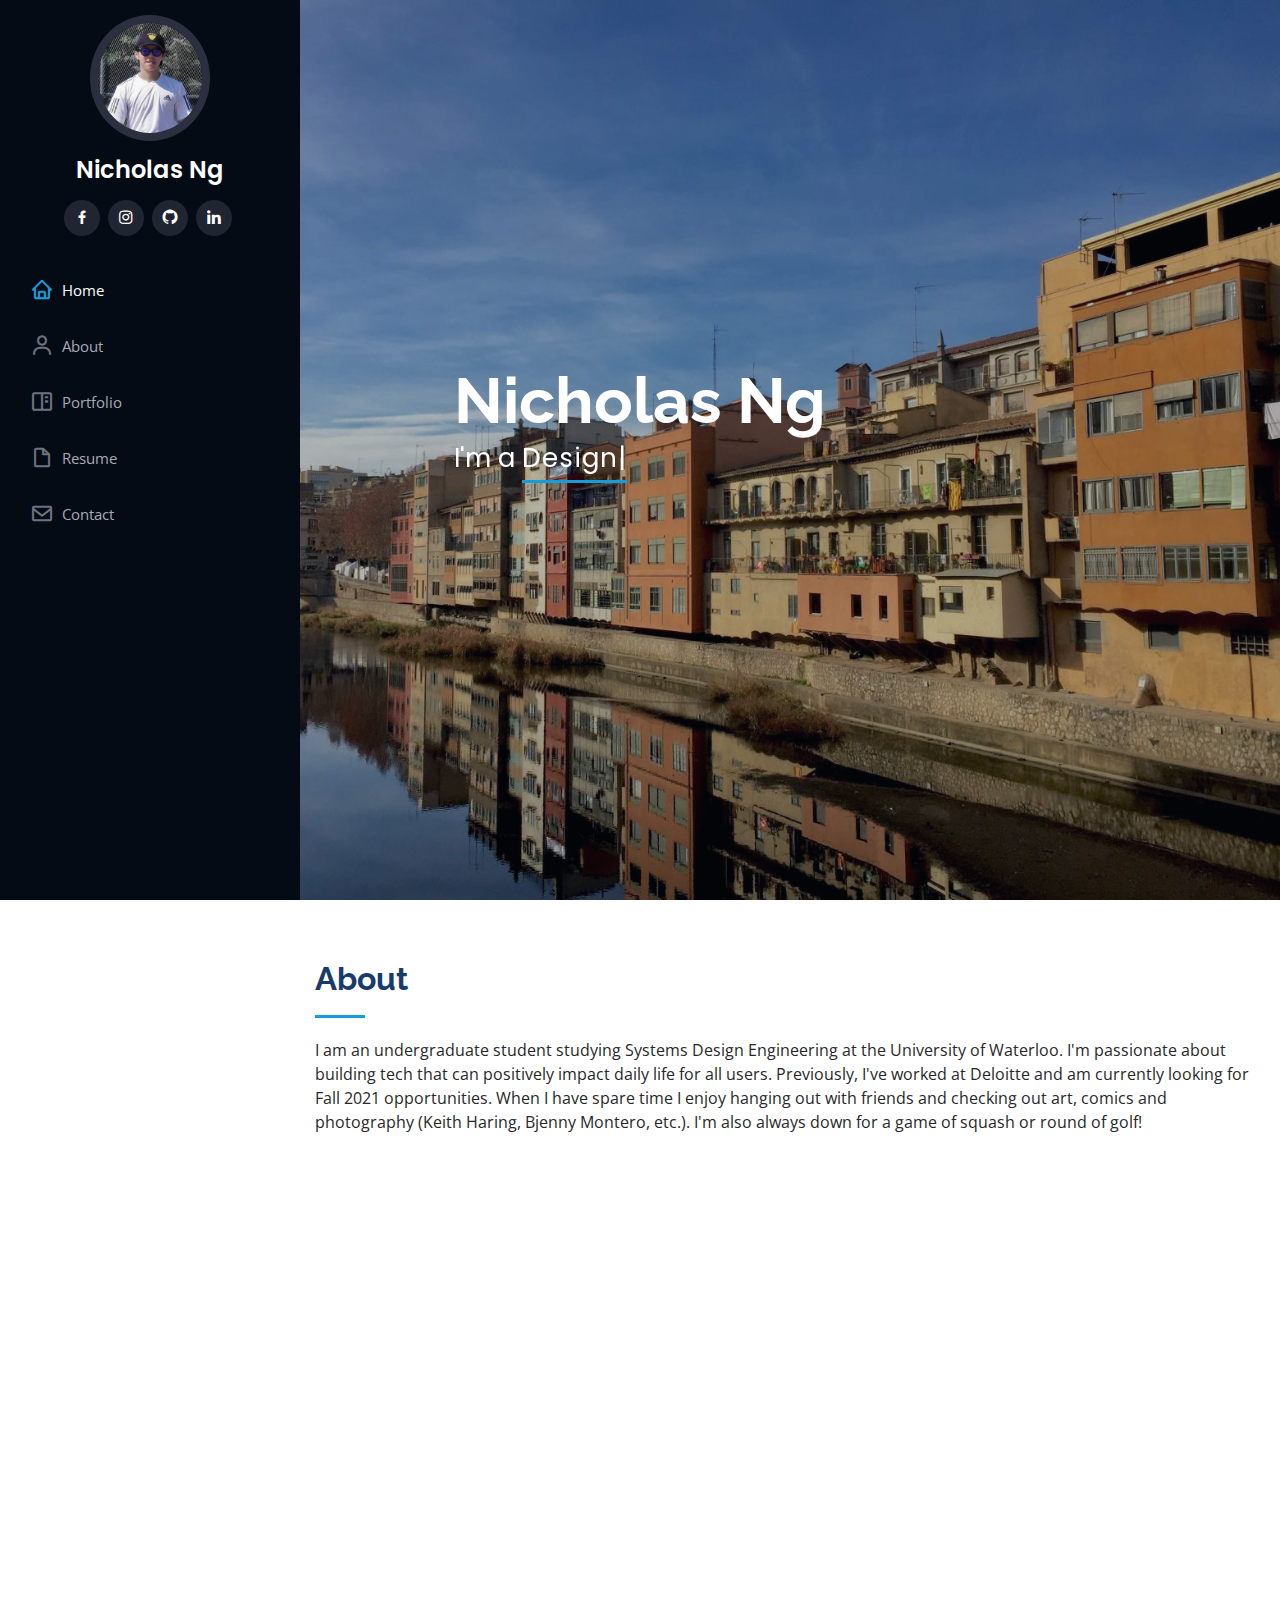
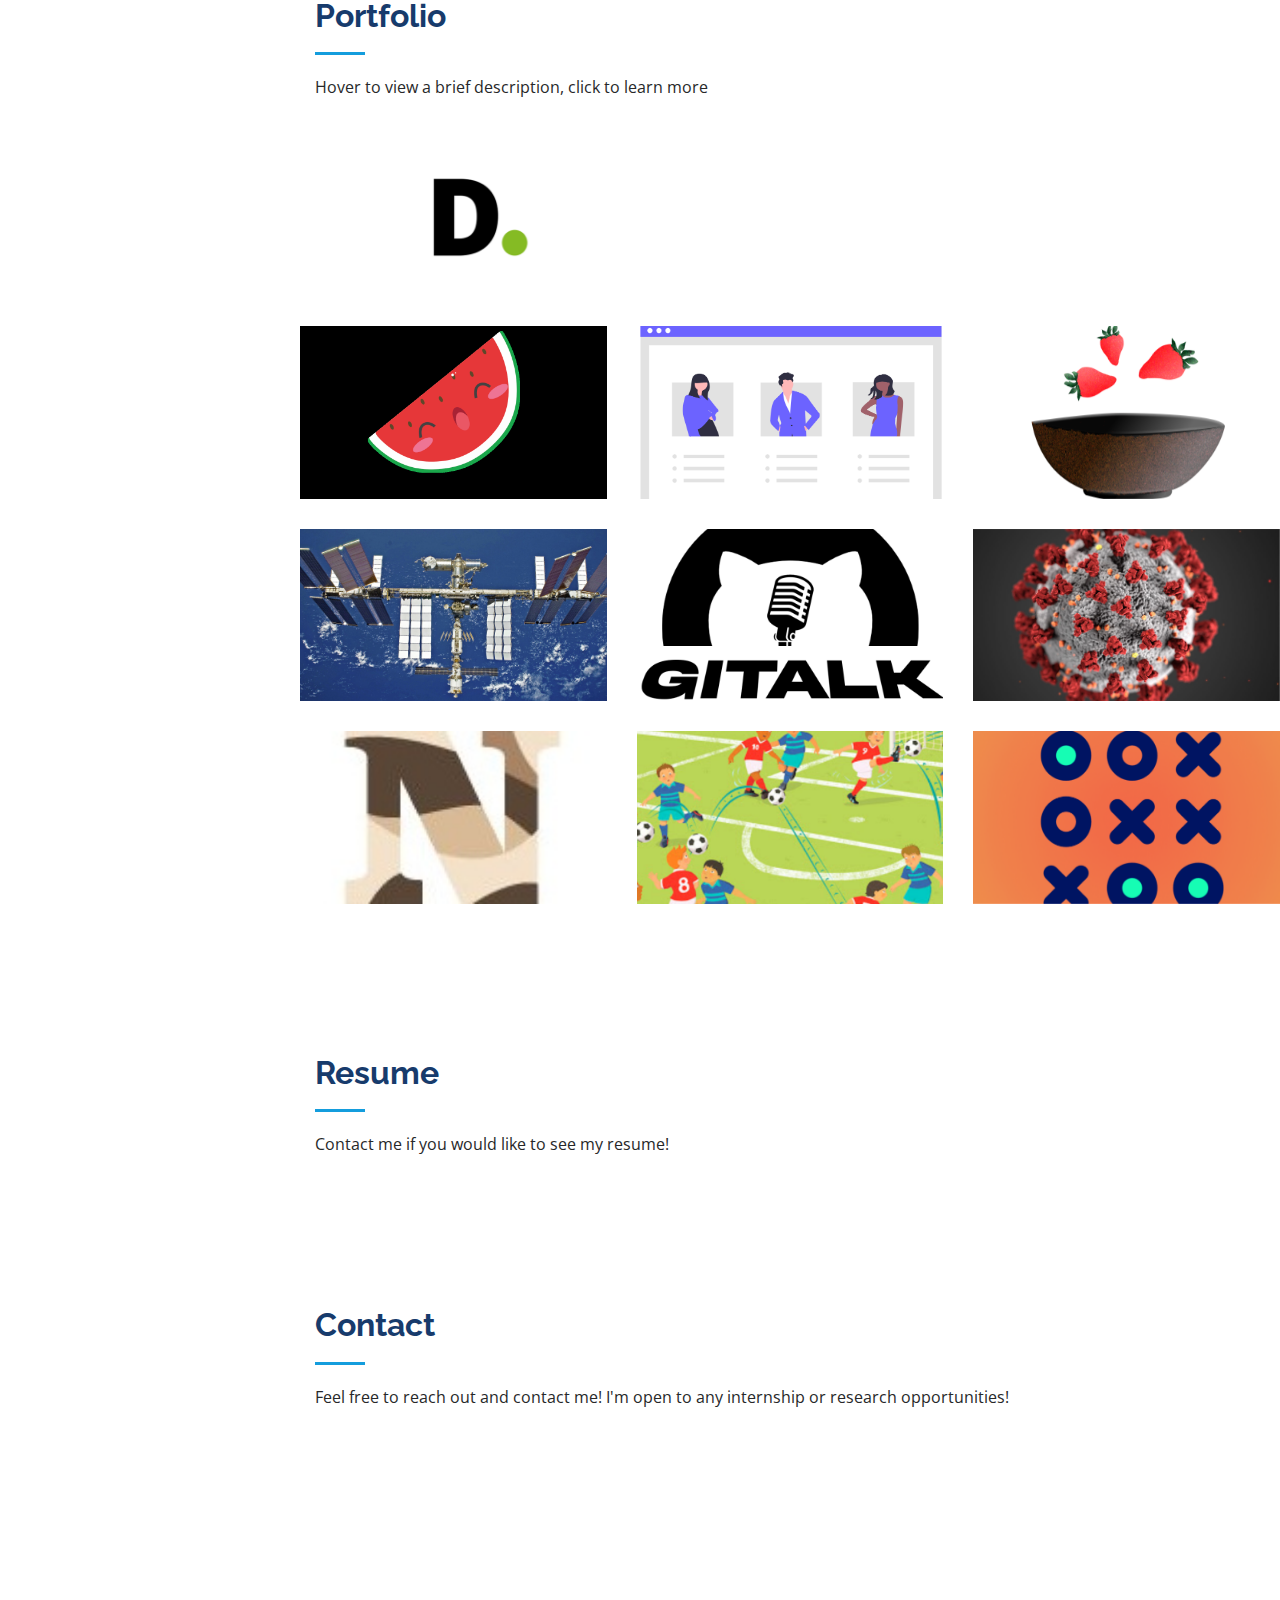
<file: index.html>
<!DOCTYPE html>
<html lang="en">

<head>
  <meta charset="utf-8">
  <meta content="width=device-width, initial-scale=1.0" name="viewport">

  <title>Nicholas Ng</title>
  <meta content="" name="description">
  <meta content="" name="keywords">

  <!-- Favicons -->
  <link href="assets/img/favicon.png" rel="icon">
  <link href="assets/img/apple-touch-icon.png" rel="apple-touch-icon">

  <!-- Google Fonts -->
  <link href="https://fonts.googleapis.com/css?family=Open+Sans:300,300i,400,400i,600,600i,700,700i|Raleway:300,300i,400,400i,500,500i,600,600i,700,700i|Poppins:300,300i,400,400i,500,500i,600,600i,700,700i" rel="stylesheet">

  <!-- Vendor CSS Files -->
  <link href="assets/vendor/bootstrap/css/bootstrap.min.css" rel="stylesheet">
  <link href="assets/vendor/icofont/icofont.min.css" rel="stylesheet">
  <link href="assets/vendor/boxicons/css/boxicons.min.css" rel="stylesheet">
  <link href="assets/vendor/venobox/venobox.css" rel="stylesheet">
  <link href="assets/vendor/owl.carousel/assets/owl.carousel.min.css" rel="stylesheet">
  <link href="assets/vendor/aos/aos.css" rel="stylesheet">

  <!-- Template Main CSS File -->
  <link href="assets/css/style.css" rel="stylesheet">
  
</head>

<body>

  <!-- ======= Mobile nav toggle button ======= -->
  <button type="button" class="mobile-nav-toggle d-xl-none"><i class="icofont-navigation-menu"></i></button>

  <!-- ======= Header ======= -->
  <header id="header">
    <div class="d-flex flex-column">

      <div class="profile">
        <img src="assets/img/profile-img.jpg" alt="" class="img-fluid rounded-circle">
        <h1 class="text-light"><a href="index.html">Nicholas Ng</a></h1>
        <div class="social-links mt-3 text-center">
          <a href="https://www.facebook.com/nick.michael.5680/" class="facebook"><i class="bx bxl-facebook"></i></a>
          <a href="https://www.instagram.com/nick.ng9/" class="instagram"><i class="bx bxl-instagram"></i></a>
          <a href="https://github.com/nickng9" class="github"><i class="bx bxl-github"></i></a>
          <a href="https://www.linkedin.com/in/nicholas-ng-785571184/" class="linkedin"><i class="bx bxl-linkedin"></i></a>
        </div>
      </div>

      <nav class="nav-menu">
        <ul>
          <li class="active"><a href="index.html"><i class="bx bx-home"></i> <span>Home</span></a></li>
          <li><a href="#about"><i class="bx bx-user"></i> <span>About</span></a></li>
          <li><a href="#portfolio"><i class="bx bx-book-content"></i> Portfolio</a></li>
          <li><a href="#resume"><i class="bx bx-file-blank"></i> <span>Resume</span></a></li>
          <li><a href="#contact"><i class="bx bx-envelope"></i> Contact</a></li>

        </ul>
      </nav><!-- .nav-menu -->
      <button type="button" class="mobile-nav-toggle d-xl-none"><i class="icofont-navigation-menu"></i></button>

    </div>
  </header><!-- End Header -->

  <!-- ======= Hero Section ======= -->
  <section id="hero" class="d-flex flex-column justify-content-center align-items-center">
    <div class="hero-container" data-aos="fade-in">
      <h1>Nicholas Ng</h1>
      <p>I'm a <span class="typed" data-typed-items="Designer, Developer, Builder, Learner"></span></p>
    </div>
  </section><!-- End Hero -->

  <main id="main">

    <!-- ======= About Section ======= -->
    <section id="about" class="about">
      <div class="container">

        <div class="section-title">
          <h2>About</h2>
          <p>I am an undergraduate student studying Systems Design Engineering at the University of Waterloo. I'm passionate about building tech that can positively impact daily life for all users. Previously, I've worked at Deloitte and am currently looking for Fall 2021 opportunities.
            When I have spare time I enjoy hanging out with friends and checking out art, comics and photography (Keith Haring, Bjenny Montero, etc.). I'm also always down for a game of squash or round of golf!
          </p>
        </div>

        <div class="row">
          <div class="col-lg-4" data-aos="fade-right">
            <img src="assets/img/profile-img.jpg" class="img-fluid" alt="">
          </div>
          <div class="col-lg-8 pt-4 pt-lg-0 content" data-aos="fade-left">
            <h3>Working From Home</h3>
            <p class="font-italic">
              I am currently looking for Fall 2021 internships and/or research opportunities, feel free to reach out!
            </p>
            <div class="row">
              <div class="col-lg-6">
                <ul>
                  <li><i class="icofont-rounded-right"></i> <strong>Birthday:</strong> 9 Nov 2002</li>
                  <li><i class="icofont-rounded-right"></i> <strong>Website:</strong> nickng.tech</li>
                  <li><i class="icofont-rounded-right"></i> <strong>Phone:</strong> 416 894 8139</li>
                  <li><i class="icofont-rounded-right"></i> <strong>City:</strong> Toronto, Canada</li>
                </ul>
              </div>
              <div class="col-lg-6">
                <ul>
                  <li><i class="icofont-rounded-right"></i> <strong>Age:</strong> 18</li>
                  <li><i class="icofont-rounded-right"></i> <strong>Degree:</strong> Candidate for Undergraduate</li>
                  <li><i class="icofont-rounded-right"></i> <strong>Email:</strong> n25ng@uwaterloo.ca</li>
                  <li><i class="icofont-rounded-right"></i> <strong>Freelance:</strong> Student, looking for Fall 2021 internships</li>
                </ul>
              </div>
            </div>
          </div>
        </div>

      </div>
    </section><!-- End About Section -->

    <!-- ======= Portfolio Section ======= -->
    <section id="portfolio" class="portfolio">
      <div class="container">

        <div class="section-title">
          <h2>Portfolio</h2>
          <p>Hover to view a brief description, click to learn more</p>
        </div>

      </div>

      <!-- Deloitte - Business Analyst -->
        
      <div class="single-item col-6 col-lg-4">
        <a class="portfolio-item" href="https://careers.deloitte.ca/" target="_blank">
            <div class="portfolio-wrapper">
                <img class="img-fluid" alt="Business Analyst at Deloitte" src="assets/img/portfolio/deloitte_logo.png">
                <div class="item-content">
                    <h6 class="content-title">Deloitte Business Analyst</h6>
                    <p style="margin-bottom: 8px;"">
                        January 2021 - April 2021, tackled an insurance technology project, overseeing product release testing and defect management.
                    </p>
                  
                </div>
            </div>
        </a>
    </div>

      <div class="portfolio-grid row">

        <!-- Berrydex -->
        
        <div class="single-item col-6 col-lg-4">
          <a class="portfolio-item" href="https://github.com/nickng/Berrydex" target="_blank">
              <div class="portfolio-wrapper">
                  <img class="img-fluid" alt="Nutritional Fruit iOS application" src="assets/img/portfolio/berrydex.png">
                  <div class="item-content">
                      <h6 class="content-title">[WIP] Berrydex</h6>
                      <p style="margin-bottom: 8px;"">
                          A iOS application built in Swift with designs from Figma focused on offering users up to date nutritional information on fruits as well as camera implementation for fruit identification (WIP).
                      </p>
                    
                  </div>
              </div>
          </a>
      </div>

      <!-- Lobbify -->
        
      <div class="single-item col-6 col-lg-4">
        <a class="portfolio-item" href="https://github.com/nickng/Lobbify" target="_blank">
            <div class="portfolio-wrapper">
                <img class="img-fluid" alt="Video game lobby Discord bot" src="assets/img/portfolio/lobbify.png">
                <div class="item-content">
                    <h6 class="content-title">[WIP] Lobbify</h6>
                    <p style="margin-bottom: 8px;"">
                        A Discord bot built with the Discord API Node.js module to provide streamlined game lobby generation for popular games such as League of Legends and Counter-Strike.
                    </p>
                  
                </div>
            </div>
        </a>
    </div>

        <!-- BerryBot -->
        
        <div class="single-item col-6 col-lg-4">
          <a class="portfolio-item" href="https://github.com/nickng/BerryBot" target="_blank">
              <div class="portfolio-wrapper">
                  <img class="img-fluid" alt="Fruit Information Discord Bot" src="assets/img/portfolio/berrybot.png">
                  <div class="item-content">
                      <h6 class="content-title">[WIP] BerryBot</h6>
                      <p style="margin-bottom: 8px;"">
                          A Discord bot engineered with Discord's Python API wrapper regarding all your favourite fruits. (WIP)
                      </p>
                    
                  </div>
              </div>
          </a>
      </div>

        <!-- ISS Locator -->
        
        <div class="single-item col-6 col-lg-4">
            <a class="portfolio-item" href="https://github.com/nickng9/ISS-Locator" target="_blank">
                <div class="portfolio-wrapper">
                    <img class="img-fluid" alt="ISS Locator via Jupyter Notebooks" src="assets/img/portfolio/ISS_Locator.jpg">
                    <div class="item-content">
                        <h6 class="content-title">ISS Locator</h6>
                        <p style="margin-bottom: 8px;"">
                            A Jupyter Notebook app that allows you to track the live location of the ISS via latitude/longitude
                        </p>
                      
                    </div>
                </div>
            </a>
        </div>

        <!-- Gitalk -->

        <div class="single-item col-6 col-lg-4">
          <a class="portfolio-item" href="https://devpost.com/software/gitalk" target="_blank">
              <div class="portfolio-wrapper">
                  <img class="img-fluid" alt="Gitalk" src="assets/img/portfolio/Gitalk.png">
                  <div class="item-content">
                      <h6 class="content-title">Gitalk</h6>
                      <p style="margin-bottom: 8px;"">
                          A web application driven by Voiceflow API to improve productivity and daily workflow of developers using voice control
                  </div>
              </div>
          </a>
        </div>

        <!-- COVID-19 Stat Tracker -->

        <div class="single-item col-6 col-lg-4">
          <a class="portfolio-item" href="https://github.com/nickng9/covid19-tracker" target="_blank">
              <div class="portfolio-wrapper">
                  <img class="img-fluid" alt="COVID Tracker" src="assets/img/portfolio/COVID-tracker.jpg">
                  <div class="item-content">
                      <h6 class="content-title">COVID-19 Tracker</h6>
                      <p style="margin-bottom: 8px;"">
                          A web application built to track live case counts across the world for COVID-19 using a public API
                  </div>
              </div>
          </a>
        </div>

        <!-- Portfolio Site -->
        
        <div class="single-item col-6 col-lg-4">
          <a class="portfolio-item" href="https://github.com/nickng9/nickng9.github.io" target="_blank">
              <div class="portfolio-wrapper">
                  <img class="img-fluid" alt="Personal Portfolio" src="assets/img/rJbhXOVh.jpg">
                  <div class="item-content">
                      <h6 class="content-title">Personal Portfolio</h6>
                      <p style="margin-bottom: 8px;"">
                         The site you're on! A personal portfolio website built using HTML/CSS and Bootstrap. 
                      </p>
                    
                  </div>
              </div>
          </a>
      </div>

        <!-- Soccer Simulator -->

        <div class="single-item col-6 col-lg-4">
          <a class="portfolio-item" href="https://github.com/nickng9/soccer-simulator" target="_blank">
              <div class="portfolio-wrapper">
                  <img class="img-fluid" alt="Soccer Simulator" src="assets/img/portfolio/Soccer-Simulator.png">
                  <div class="item-content">
                      <h6 class="content-title">Soccer Simulator</h6>
                      <p style="margin-bottom: 8px;"">
                          A C++ simulation tool to randomly generate the outcomes of potential soccer matches
                  </div>
              </div>
          </a>
        </div>

        <!-- Tic Tac Toe -->

        <div class="single-item col-6 col-lg-4">
          <a class="portfolio-item" href="https://github.com/nickng9/tic-tac-toe" target="_blank">
              <div class="portfolio-wrapper">
                  <img class="img-fluid" alt="Tic Tac Toe" src="assets/img/portfolio/Tic-Tac-Toe.png">
                  <div class="item-content">
                      <h6 class="content-title">Tic Tac Toe</h6>
                      <p style="margin-bottom: 8px;"">
                          A console app built in C++ to provide scalable tic tac toe games 
                  </div>
              </div>
          </a>
        </div>
      
    </section><!-- End Portfolio Section -->

    <!-- ======= Resume Section ======= -->
    <section id="resume" class="resume">
      <div class="container">

        <div class="section-title">
          <h2>Resume</h2>
          <p>Contact me if you would like to see my resume!</p>
        </div>

      </div>
    </section><!-- End Resume Section -->

    <!-- ======= Contact Section ======= -->
    <section id="contact" class="contact">
      <div class="container">

        <div class="section-title">
          <h2>Contact</h2>
          <p>Feel free to reach out and contact me! I'm open to any internship or research opportunities!</p>
        </div>

        <div class="row" data-aos="fade-in">

          <div class="col-lg-5 d-flex align-items-stretch">
            <div class="info">
              <div class="address">
                <i class="icofont-google-map"></i>
                <h4>Location:</h4>
                <p>200 University Ave W, Waterloo, ON N2L 3G1
                </p>
              </div>

              <div class="email">
                <i class="icofont-envelope"></i>
                <h4>Email:</h4>
                <p>n25ng@uwaterloo.ca</p>
              </div>

              <div class="phone">
                <i class="icofont-phone"></i>
                <h4>Call:</h4>
                <p>+1 416 894 8139</p>
              </div>

              <iframe src="https://www.google.com/maps/embed?pb=!1m18!1m12!1m3!1d2895.4654921744263!2d-80.54810158459439!3d43.47175507216276!2m3!1f0!2f0!3f0!3m2!1i1024!2i768!4f13.1!3m3!1m2!1s0x882bf41d17fd2453%3A0x30fec4d067f7c48d!2s200%20University%20Ave%20W%2C%20Waterloo%2C%20ON%20N2L%203G1!5e0!3m2!1sen!2sca!4v1597851416503!5m2!1sen!2sca" width="600" height="450" frameborder="0" style="border:0;" allowfullscreen="" aria-hidden="false" tabindex="0"></iframe>
            </div>

          </div>

          <div class="col-lg-7 mt-5 mt-lg-0 d-flex align-items-stretch">
            <form action="forms/contact.php" method="post" role="form" class="php-email-form">
              <div class="form-row">
                <div class="form-group col-md-6">
                  <label for="name">Your Name</label>
                  <input type="text" name="name" class="form-control" id="name" data-rule="minlen:4" data-msg="Please enter at least 4 chars" />
                  <div class="validate"></div>
                </div>
                <div class="form-group col-md-6">
                  <label for="name">Your Email</label>
                  <input type="email" class="form-control" name="email" id="email" data-rule="email" data-msg="Please enter a valid email" />
                  <div class="validate"></div>
                </div>
              </div>
              <div class="form-group">
                <label for="name">Subject</label>
                <input type="text" class="form-control" name="subject" id="subject" data-rule="minlen:4" data-msg="Please enter at least 8 chars of subject" />
                <div class="validate"></div>
              </div>
              <div class="form-group">
                <label for="name">Message</label>
                <textarea class="form-control" name="message" rows="10" data-rule="required" data-msg="Please write something for us"></textarea>
                <div class="validate"></div>
              </div>
              <div class="mb-3">
                <div class="loading">Loading</div>
                <div class="error-message"></div>
                <div class="sent-message">Your message has been sent. Thank you!</div>
              </div>
              <div class="text-center"><button type="submit">Send Message</button></div>
            </form>
          </div>

        </div>

      </div>
    </section><!-- End Contact Section -->

  </main><!-- End #main -->

 
  <a href="#" class="back-to-top"><i class="icofont-simple-up"></i></a>

  <!-- Vendor JS Files -->
  <script src="assets/vendor/jquery/jquery.min.js"></script>
  <script src="assets/vendor/bootstrap/js/bootstrap.bundle.min.js"></script>
  <script src="assets/vendor/jquery.easing/jquery.easing.min.js"></script>
  <script src="assets/vendor/php-email-form/validate.js"></script>
  <script src="assets/vendor/waypoints/jquery.waypoints.min.js"></script>
  <script src="assets/vendor/counterup/counterup.min.js"></script>
  <script src="assets/vendor/isotope-layout/isotope.pkgd.min.js"></script>
  <script src="assets/vendor/venobox/venobox.min.js"></script>
  <script src="assets/vendor/owl.carousel/owl.carousel.min.js"></script>
  <script src="assets/vendor/typed.js/typed.min.js"></script>
  <script src="assets/vendor/aos/aos.js"></script>

  <!-- Template Main JS File -->
  <script src="assets/js/main.js"></script>

</body>

</html>
</file>
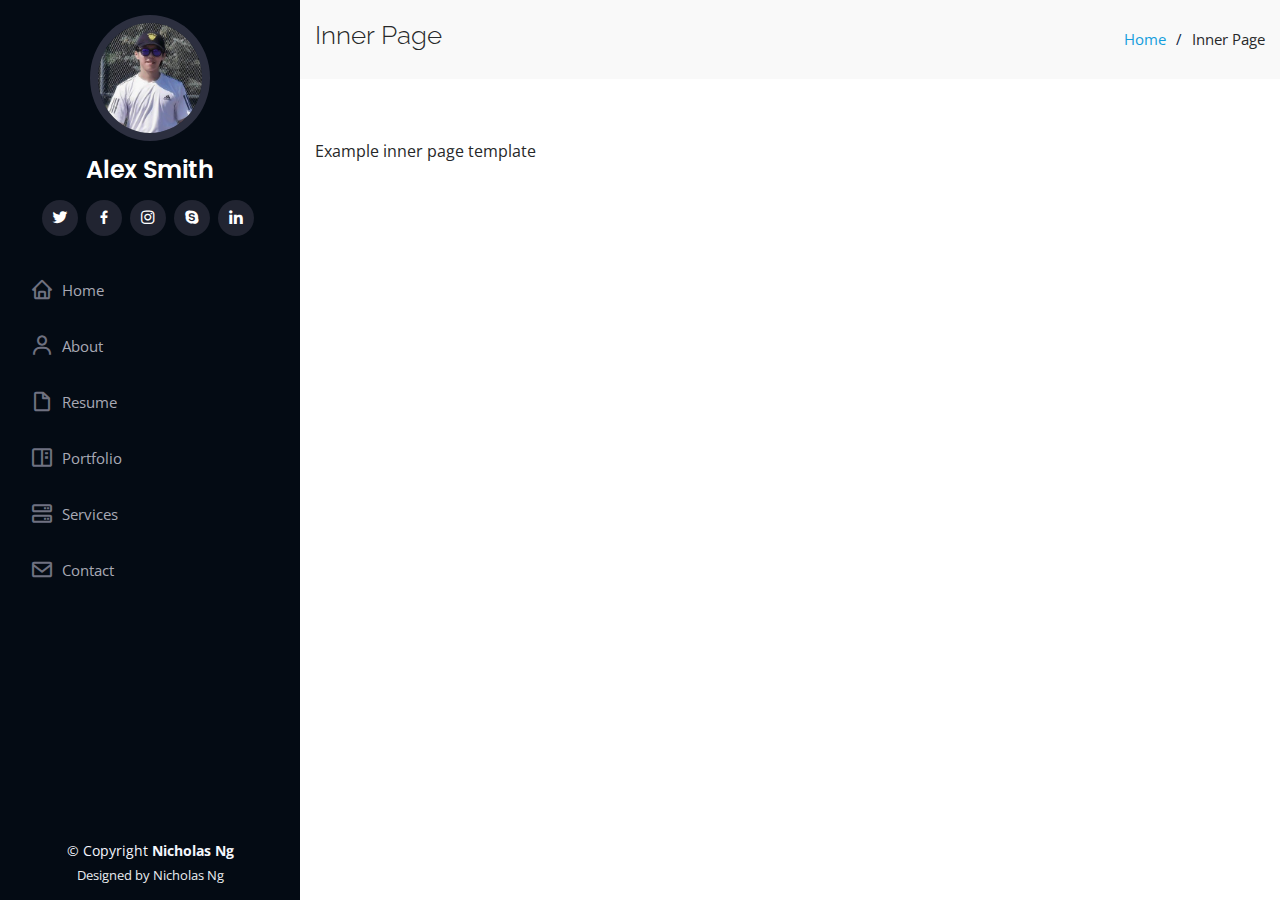
<file: inner-page.html>
<!DOCTYPE html>
<html lang="en">

<head>
  <meta charset="utf-8">
  <meta content="width=device-width, initial-scale=1.0" name="viewport">

  <title>Inner Page</title>
  <meta content="" name="description">
  <meta content="" name="keywords">

  <!-- Favicons -->
  <link href="assets/img/favicon.png" rel="icon">
  <link href="assets/img/apple-touch-icon.png" rel="apple-touch-icon">

  <!-- Google Fonts -->
  <link href="https://fonts.googleapis.com/css?family=Open+Sans:300,300i,400,400i,600,600i,700,700i|Raleway:300,300i,400,400i,500,500i,600,600i,700,700i|Poppins:300,300i,400,400i,500,500i,600,600i,700,700i" rel="stylesheet">

  <!-- Vendor CSS Files -->
  <link href="assets/vendor/bootstrap/css/bootstrap.min.css" rel="stylesheet">
  <link href="assets/vendor/icofont/icofont.min.css" rel="stylesheet">
  <link href="assets/vendor/boxicons/css/boxicons.min.css" rel="stylesheet">
  <link href="assets/vendor/venobox/venobox.css" rel="stylesheet">
  <link href="assets/vendor/owl.carousel/assets/owl.carousel.min.css" rel="stylesheet">
  <link href="assets/vendor/aos/aos.css" rel="stylesheet">

  <!-- Main CSS File -->
  <link href="assets/css/style.css" rel="stylesheet">

</head>

<body>

  <!-- ======= Mobile nav toggle button ======= -->
  <button type="button" class="mobile-nav-toggle d-xl-none"><i class="icofont-navigation-menu"></i></button>

  <!-- ======= Header ======= -->
  <header id="header">
    <div class="d-flex flex-column">

      <div class="profile">
        <img src="assets/img/profile-img.jpg" alt="" class="img-fluid rounded-circle">
        <h1 class="text-light"><a href="index.html">Alex Smith</a></h1>
        <div class="social-links mt-3 text-center">
          <a href="#" class="twitter"><i class="bx bxl-twitter"></i></a>
          <a href="#" class="facebook"><i class="bx bxl-facebook"></i></a>
          <a href="#" class="instagram"><i class="bx bxl-instagram"></i></a>
          <a href="#" class="google-plus"><i class="bx bxl-skype"></i></a>
          <a href="#" class="linkedin"><i class="bx bxl-linkedin"></i></a>
        </div>
      </div>

      <nav class="nav-menu">
        <ul>
          <li><a href="index.html"><i class="bx bx-home"></i> <span>Home</span></a></li>
          <li><a href="#about"><i class="bx bx-user"></i> <span>About</span></a></li>
          <li><a href="#resume"><i class="bx bx-file-blank"></i> <span>Resume</span></a></li>
          <li><a href="#portfolio"><i class="bx bx-book-content"></i> Portfolio</a></li>
          <li><a href="#services"><i class="bx bx-server"></i> Services</a></li>
          <li><a href="#contact"><i class="bx bx-envelope"></i> Contact</a></li>

        </ul>
      </nav><!-- .nav-menu -->
      <button type="button" class="mobile-nav-toggle d-xl-none"><i class="icofont-navigation-menu"></i></button>

    </div>
  </header><!-- End Header -->

  <main id="main">

    <!-- ======= Breadcrumbs ======= -->
    <section class="breadcrumbs">
      <div class="container">

        <div class="d-flex justify-content-between align-items-center">
          <h2>Inner Page</h2>
          <ol>
            <li><a href="index.html">Home</a></li>
            <li>Inner Page</li>
          </ol>
        </div>

      </div>
    </section><!-- End Breadcrumbs -->

    <section class="inner-page">
      <div class="container">
        <p>
          Example inner page template
        </p>
      </div>
    </section>

  </main><!-- End #main -->

  <!-- ======= Footer ======= -->
  <footer id="footer">
    <div class="container">
      <div class="copyright">
        &copy; Copyright <strong><span>Nicholas Ng</span></strong>
      </div>
      <div class="credits">
      
        Designed by <a>Nicholas Ng</a>
      </div>
    </div>
  </footer><!-- End  Footer -->

  <a href="#" class="back-to-top"><i class="icofont-simple-up"></i></a>

  <!-- Vendor JS Files -->
  <script src="assets/vendor/jquery/jquery.min.js"></script>
  <script src="assets/vendor/bootstrap/js/bootstrap.bundle.min.js"></script>
  <script src="assets/vendor/jquery.easing/jquery.easing.min.js"></script>
  <script src="assets/vendor/php-email-form/validate.js"></script>
  <script src="assets/vendor/waypoints/jquery.waypoints.min.js"></script>
  <script src="assets/vendor/counterup/counterup.min.js"></script>
  <script src="assets/vendor/isotope-layout/isotope.pkgd.min.js"></script>
  <script src="assets/vendor/venobox/venobox.min.js"></script>
  <script src="assets/vendor/owl.carousel/owl.carousel.min.js"></script>
  <script src="assets/vendor/typed.js/typed.min.js"></script>
  <script src="assets/vendor/aos/aos.js"></script>

  <!-- Template Main JS File -->
  <script src="assets/js/main.js"></script>

</body>

</html>
</file>
<file: assets/vendor/venobox/venobox.css>
/* ------ venobox.css --------*/
.vbox-overlay *, .vbox-overlay *:before, .vbox-overlay *:after{
    -webkit-backface-visibility: hidden;
    -webkit-box-sizing:border-box;
    -moz-box-sizing:border-box;
    box-sizing:border-box;
}
.vbox-overlay * { 
    -webkit-backface-visibility: visible;
    backface-visibility: visible;
}
.vbox-overlay{
    display: -webkit-flex;
    display: flex;
    -webkit-flex-direction: column;
    flex-direction: column;
    -webkit-justify-content: center;
    justify-content: center;
    -webkit-align-items: center;
    align-items: center;
    position: fixed;
    left: 0;
    top: 0;
    bottom: 0;
    right: 0;
    z-index: 999999;
}

/* ----- navigation ----- */
.vbox-title{
    width: 100%;
    height: 40px;
    float: left;
    text-align: center;
    line-height: 28px;
    font-size: 12px;
    padding: 6px 50px;
    overflow: hidden;
    position: fixed;
    display: none;
    left: 0;
    z-index: 89;
}
.vbox-close{
    cursor: pointer;
    position: fixed;
    top: -1px;
    right: 0;
    width: 50px;
    height: 40px;
    padding: 6px;
    display: block;
    background-position:10px center;
    overflow: hidden;
    font-size: 24px;
    line-height: 1;
    text-align: center;
    z-index: 99;
}
.vbox-left{
    cursor: pointer;
    position: fixed;
    left: 0;
    height: 40px;
    overflow: hidden;
    line-height: 28px;
    font-size: 12px;
    z-index: 99;
    display: flex;
    align-items:center;
}
.vbox-num{
    display: inline-block;
    margin: 6px 0 6px 15px;
}
/* ----- Social share ----- */
.vbox-share{
    line-height: 28px;
    font-size: 12px;
    overflow: hidden;
    position: fixed;
    left: 0;
    z-index: 98;
    display: flex;
    align-items:center;
    justify-content: center;
    width: 100%;
    text-align: center;
}
.vbox-share svg{
    max-height: 28px;
    width: 28px;
    z-index: 10;
    margin-left: 12px;
    margin-top: 6px;
    margin-bottom: 6px;
    vertical-align: middle;
}


/* ----- navigation ARROWS ----- */
.vbox-next, .vbox-prev{
    position: fixed;
    top: 50%;
    margin-top: -15px;
    overflow: hidden;
    cursor: pointer;
    display: block;
    width: 45px;
    height: 45px;
    z-index: 99;
}
.vbox-next span, .vbox-prev span{
    position: relative;
    width: 20px;
    height: 20px;
    border: 2px solid transparent;
    border-top-color: #B6B6B6;
    border-right-color: #B6B6B6;
    text-indent: -100px;
    position: absolute;
    top: 8px;
    display: block;
}
.vbox-prev{
    left: 15px;
}
.vbox-next{
    right: 15px;
}
.vbox-prev span{
    left: 10px;
    -ms-transform: rotate(-135deg);
    -webkit-transform: rotate(-135deg);
    transform: rotate(-135deg);
}
.vbox-next span{
    -ms-transform: rotate(45deg);
    -webkit-transform: rotate(45deg);
    transform: rotate(45deg);
    right: 10px;
}
/* ------- inline window ------ */
.vbox-inline{
    width: 420px;
    height: 315px;
    height: 70vh;
    padding: 10px;
    background: #fff;
    margin: 0 auto;
    overflow: auto;
    text-align: left;
}
/* ------- Video & iFrames window ------ */
.venoframe{
    max-width: 100%;
    width: 100%;
    border: none;
    width: 100%;
    height: 260px;
    height: 70vh;
}
.venoframe.vbvid{
    height: 260px;
}
@media (min-width: 768px) {
    .venoframe, .vbox-inline{
        width: 90%;
        height: 360px;
        height: 70vh;
    }
    .venoframe.vbvid{
        width: 640px;
        height: 360px;
    }
}
@media (min-width: 992px) {
    .venoframe, .vbox-inline{
        max-width: 1200px;
        width: 80%;
        height: 540px;
        height: 70vh;
    }
    .venoframe.vbvid{
        width: 960px;
        height: 540px;
    }
}
/* 
Please do NOT edit this part! 
or at least read this note: http://i.imgur.com/7C0ws9e.gif
*/
.vbox-open{
    overflow: hidden;
}
.vbox-container{
    position: absolute;
    left: 0;
    right: 0;
    top: 0;
    bottom: 0;
    overflow-x: hidden;
    overflow-y: scroll;
    overflow-scrolling: touch;
    -webkit-overflow-scrolling: touch;
    z-index: 20;
    max-height: 100%;

}

.vbox-content{
    text-align: center;
    float: left;
    width: 100%;
    position: relative;
    overflow: hidden;
    padding: 20px 4%;
}
.vbox-container img{
    max-width: 100%;
    height: auto;
}
.vbox-figlio{
    box-shadow: 0 0 12px rgba(0,0,0,0.19), 0 6px 6px rgba(0,0,0,0.23);
    max-width: 100%;
    text-align: initial;
}
img.vbox-figlio{
    -webkit-user-select: none;
-khtml-user-select: none;
-moz-user-select: none;
-o-user-select: none;
user-select: none;
}
.vbox-content.swipe-left{
    margin-left: -200px !important;
}
.vbox-content.swipe-right{
    margin-left: 200px !important;
}
.vbox-animated{
    webkit-transition: margin 300ms ease-out;
    transition: margin 300ms ease-out;
}

/* ---------- preloader ----------
 * SPINKIT 
 * http://tobiasahlin.com/spinkit/
-------------------------------- */
.sk-double-bounce,.sk-rotating-plane{width:40px;height:40px;margin:40px auto}.sk-rotating-plane{background-color:#333;-webkit-animation:sk-rotatePlane 1.2s infinite ease-in-out;animation:sk-rotatePlane 1.2s infinite ease-in-out}@-webkit-keyframes sk-rotatePlane{0%{-webkit-transform:perspective(120px) rotateX(0) rotateY(0);transform:perspective(120px) rotateX(0) rotateY(0)}50%{-webkit-transform:perspective(120px) rotateX(-180.1deg) rotateY(0);transform:perspective(120px) rotateX(-180.1deg) rotateY(0)}100%{-webkit-transform:perspective(120px) rotateX(-180deg) rotateY(-179.9deg);transform:perspective(120px) rotateX(-180deg) rotateY(-179.9deg)}}@keyframes sk-rotatePlane{0%{-webkit-transform:perspective(120px) rotateX(0) rotateY(0);transform:perspective(120px) rotateX(0) rotateY(0)}50%{-webkit-transform:perspective(120px) rotateX(-180.1deg) rotateY(0);transform:perspective(120px) rotateX(-180.1deg) rotateY(0)}100%{-webkit-transform:perspective(120px) rotateX(-180deg) rotateY(-179.9deg);transform:perspective(120px) rotateX(-180deg) rotateY(-179.9deg)}}.sk-double-bounce{position:relative}.sk-double-bounce .sk-child{width:100%;height:100%;border-radius:50%;background-color:#333;opacity:.6;position:absolute;top:0;left:0;-webkit-animation:sk-doubleBounce 2s infinite ease-in-out;animation:sk-doubleBounce 2s infinite ease-in-out}.sk-chasing-dots .sk-child,.sk-spinner-pulse,.sk-three-bounce .sk-child{background-color:#333;border-radius:100%}.sk-double-bounce .sk-double-bounce2{-webkit-animation-delay:-1s;animation-delay:-1s}@-webkit-keyframes sk-doubleBounce{0%,100%{-webkit-transform:scale(0);transform:scale(0)}50%{-webkit-transform:scale(1);transform:scale(1)}}@keyframes sk-doubleBounce{0%,100%{-webkit-transform:scale(0);transform:scale(0)}50%{-webkit-transform:scale(1);transform:scale(1)}}.sk-wave{margin:40px auto;width:50px;height:40px;text-align:center;font-size:10px}.sk-wave .sk-rect{background-color:#333;height:100%;width:6px;display:inline-block;-webkit-animation:sk-waveStretchDelay 1.2s infinite ease-in-out;animation:sk-waveStretchDelay 1.2s infinite ease-in-out}.sk-wave .sk-rect1{-webkit-animation-delay:-1.2s;animation-delay:-1.2s}.sk-wave .sk-rect2{-webkit-animation-delay:-1.1s;animation-delay:-1.1s}.sk-wave .sk-rect3{-webkit-animation-delay:-1s;animation-delay:-1s}.sk-wave .sk-rect4{-webkit-animation-delay:-.9s;animation-delay:-.9s}.sk-wave .sk-rect5{-webkit-animation-delay:-.8s;animation-delay:-.8s}@-webkit-keyframes sk-waveStretchDelay{0%,100%,40%{-webkit-transform:scaleY(.4);transform:scaleY(.4)}20%{-webkit-transform:scaleY(1);transform:scaleY(1)}}@keyframes sk-waveStretchDelay{0%,100%,40%{-webkit-transform:scaleY(.4);transform:scaleY(.4)}20%{-webkit-transform:scaleY(1);transform:scaleY(1)}}.sk-wandering-cubes{margin:40px auto;width:40px;height:40px;position:relative}.sk-wandering-cubes .sk-cube{background-color:#333;width:10px;height:10px;position:absolute;top:0;left:0;-webkit-animation:sk-wanderingCube 1.8s ease-in-out -1.8s infinite both;animation:sk-wanderingCube 1.8s ease-in-out -1.8s infinite both}.sk-chasing-dots,.sk-spinner-pulse{width:40px;height:40px;margin:40px auto}.sk-wandering-cubes .sk-cube2{-webkit-animation-delay:-.9s;animation-delay:-.9s}@-webkit-keyframes sk-wanderingCube{0%{-webkit-transform:rotate(0);transform:rotate(0)}25%{-webkit-transform:translateX(30px) rotate(-90deg) scale(.5);transform:translateX(30px) rotate(-90deg) scale(.5)}50%{-webkit-transform:translateX(30px) translateY(30px) rotate(-179deg);transform:translateX(30px) translateY(30px) rotate(-179deg)}50.1%{-webkit-transform:translateX(30px) translateY(30px) rotate(-180deg);transform:translateX(30px) translateY(30px) rotate(-180deg)}75%{-webkit-transform:translateX(0) translateY(30px) rotate(-270deg) scale(.5);transform:translateX(0) translateY(30px) rotate(-270deg) scale(.5)}100%{-webkit-transform:rotate(-360deg);transform:rotate(-360deg)}}@keyframes sk-wanderingCube{0%{-webkit-transform:rotate(0);transform:rotate(0)}25%{-webkit-transform:translateX(30px) rotate(-90deg) scale(.5);transform:translateX(30px) rotate(-90deg) scale(.5)}50%{-webkit-transform:translateX(30px) translateY(30px) rotate(-179deg);transform:translateX(30px) translateY(30px) rotate(-179deg)}50.1%{-webkit-transform:translateX(30px) translateY(30px) rotate(-180deg);transform:translateX(30px) translateY(30px) rotate(-180deg)}75%{-webkit-transform:translateX(0) translateY(30px) rotate(-270deg) scale(.5);transform:translateX(0) translateY(30px) rotate(-270deg) scale(.5)}100%{-webkit-transform:rotate(-360deg);transform:rotate(-360deg)}}.sk-spinner-pulse{-webkit-animation:sk-pulseScaleOut 1s infinite ease-in-out;animation:sk-pulseScaleOut 1s infinite ease-in-out}@-webkit-keyframes sk-pulseScaleOut{0%{-webkit-transform:scale(0);transform:scale(0)}100%{-webkit-transform:scale(1);transform:scale(1);opacity:0}}@keyframes sk-pulseScaleOut{0%{-webkit-transform:scale(0);transform:scale(0)}100%{-webkit-transform:scale(1);transform:scale(1);opacity:0}}.sk-chasing-dots{position:relative;text-align:center;-webkit-animation:sk-chasingDotsRotate 2s infinite linear;animation:sk-chasingDotsRotate 2s infinite linear}.sk-chasing-dots .sk-child{width:60%;height:60%;display:inline-block;position:absolute;top:0;-webkit-animation:sk-chasingDotsBounce 2s infinite ease-in-out;animation:sk-chasingDotsBounce 2s infinite ease-in-out}.sk-chasing-dots .sk-dot2{top:auto;bottom:0;-webkit-animation-delay:-1s;animation-delay:-1s}@-webkit-keyframes sk-chasingDotsRotate{100%{-webkit-transform:rotate(360deg);transform:rotate(360deg)}}@keyframes sk-chasingDotsRotate{100%{-webkit-transform:rotate(360deg);transform:rotate(360deg)}}@-webkit-keyframes sk-chasingDotsBounce{0%,100%{-webkit-transform:scale(0);transform:scale(0)}50%{-webkit-transform:scale(1);transform:scale(1)}}@keyframes sk-chasingDotsBounce{0%,100%{-webkit-transform:scale(0);transform:scale(0)}50%{-webkit-transform:scale(1);transform:scale(1)}}.sk-three-bounce{margin:40px auto;width:80px;text-align:center}.sk-three-bounce .sk-child{width:20px;height:20px;display:inline-block;-webkit-animation:sk-three-bounce 1.4s ease-in-out 0s infinite both;animation:sk-three-bounce 1.4s ease-in-out 0s infinite both}.sk-circle .sk-child:before,.sk-fading-circle .sk-circle:before{display:block;border-radius:100%;content:'';background-color:#333}.sk-three-bounce .sk-bounce1{-webkit-animation-delay:-.32s;animation-delay:-.32s}.sk-three-bounce .sk-bounce2{-webkit-animation-delay:-.16s;animation-delay:-.16s}@-webkit-keyframes sk-three-bounce{0%,100%,80%{-webkit-transform:scale(0);transform:scale(0)}40%{-webkit-transform:scale(1);transform:scale(1)}}@keyframes sk-three-bounce{0%,100%,80%{-webkit-transform:scale(0);transform:scale(0)}40%{-webkit-transform:scale(1);transform:scale(1)}}.sk-circle{margin:40px auto;width:40px;height:40px;position:relative}.sk-circle .sk-child{width:100%;height:100%;position:absolute;left:0;top:0}.sk-circle .sk-child:before{margin:0 auto;width:15%;height:15%;-webkit-animation:sk-circleBounceDelay 1.2s infinite ease-in-out both;animation:sk-circleBounceDelay 1.2s infinite ease-in-out both}.sk-circle .sk-circle2{-webkit-transform:rotate(30deg);-ms-transform:rotate(30deg);transform:rotate(30deg)}.sk-circle .sk-circle3{-webkit-transform:rotate(60deg);-ms-transform:rotate(60deg);transform:rotate(60deg)}.sk-circle .sk-circle4{-webkit-transform:rotate(90deg);-ms-transform:rotate(90deg);transform:rotate(90deg)}.sk-circle .sk-circle5{-webkit-transform:rotate(120deg);-ms-transform:rotate(120deg);transform:rotate(120deg)}.sk-circle .sk-circle6{-webkit-transform:rotate(150deg);-ms-transform:rotate(150deg);transform:rotate(150deg)}.sk-circle .sk-circle7{-webkit-transform:rotate(180deg);-ms-transform:rotate(180deg);transform:rotate(180deg)}.sk-circle .sk-circle8{-webkit-transform:rotate(210deg);-ms-transform:rotate(210deg);transform:rotate(210deg)}.sk-circle .sk-circle9{-webkit-transform:rotate(240deg);-ms-transform:rotate(240deg);transform:rotate(240deg)}.sk-circle .sk-circle10{-webkit-transform:rotate(270deg);-ms-transform:rotate(270deg);transform:rotate(270deg)}.sk-circle .sk-circle11{-webkit-transform:rotate(300deg);-ms-transform:rotate(300deg);transform:rotate(300deg)}.sk-circle .sk-circle12{-webkit-transform:rotate(330deg);-ms-transform:rotate(330deg);transform:rotate(330deg)}.sk-circle .sk-circle2:before{-webkit-animation-delay:-1.1s;animation-delay:-1.1s}.sk-circle .sk-circle3:before{-webkit-animation-delay:-1s;animation-delay:-1s}.sk-circle .sk-circle4:before{-webkit-animation-delay:-.9s;animation-delay:-.9s}.sk-circle .sk-circle5:before{-webkit-animation-delay:-.8s;animation-delay:-.8s}.sk-circle .sk-circle6:before{-webkit-animation-delay:-.7s;animation-delay:-.7s}.sk-circle .sk-circle7:before{-webkit-animation-delay:-.6s;animation-delay:-.6s}.sk-circle .sk-circle8:before{-webkit-animation-delay:-.5s;animation-delay:-.5s}.sk-circle .sk-circle9:before{-webkit-animation-delay:-.4s;animation-delay:-.4s}.sk-circle .sk-circle10:before{-webkit-animation-delay:-.3s;animation-delay:-.3s}.sk-circle .sk-circle11:before{-webkit-animation-delay:-.2s;animation-delay:-.2s}.sk-circle .sk-circle12:before{-webkit-animation-delay:-.1s;animation-delay:-.1s}@-webkit-keyframes sk-circleBounceDelay{0%,100%,80%{-webkit-transform:scale(0);transform:scale(0)}40%{-webkit-transform:scale(1);transform:scale(1)}}@keyframes sk-circleBounceDelay{0%,100%,80%{-webkit-transform:scale(0);transform:scale(0)}40%{-webkit-transform:scale(1);transform:scale(1)}}.sk-cube-grid{width:40px;height:40px;margin:40px auto}.sk-cube-grid .sk-cube{width:33.33%;height:33.33%;background-color:#333;float:left;-webkit-animation:sk-cubeGridScaleDelay 1.3s infinite ease-in-out;animation:sk-cubeGridScaleDelay 1.3s infinite ease-in-out}.sk-cube-grid .sk-cube1{-webkit-animation-delay:.2s;animation-delay:.2s}.sk-cube-grid .sk-cube2{-webkit-animation-delay:.3s;animation-delay:.3s}.sk-cube-grid .sk-cube3{-webkit-animation-delay:.4s;animation-delay:.4s}.sk-cube-grid .sk-cube4{-webkit-animation-delay:.1s;animation-delay:.1s}.sk-cube-grid .sk-cube5{-webkit-animation-delay:.2s;animation-delay:.2s}.sk-cube-grid .sk-cube6{-webkit-animation-delay:.3s;animation-delay:.3s}.sk-cube-grid .sk-cube7{-webkit-animation-delay:0ms;animation-delay:0ms}.sk-cube-grid .sk-cube8{-webkit-animation-delay:.1s;animation-delay:.1s}.sk-cube-grid .sk-cube9{-webkit-animation-delay:.2s;animation-delay:.2s}@-webkit-keyframes sk-cubeGridScaleDelay{0%,100%,70%{-webkit-transform:scale3D(1,1,1);transform:scale3D(1,1,1)}35%{-webkit-transform:scale3D(0,0,1);transform:scale3D(0,0,1)}}@keyframes sk-cubeGridScaleDelay{0%,100%,70%{-webkit-transform:scale3D(1,1,1);transform:scale3D(1,1,1)}35%{-webkit-transform:scale3D(0,0,1);transform:scale3D(0,0,1)}}.sk-fading-circle{margin:40px auto;width:40px;height:40px;position:relative}.sk-fading-circle .sk-circle{width:100%;height:100%;position:absolute;left:0;top:0}.sk-fading-circle .sk-circle:before{margin:0 auto;width:15%;height:15%;-webkit-animation:sk-circleFadeDelay 1.2s infinite ease-in-out both;animation:sk-circleFadeDelay 1.2s infinite ease-in-out both}.sk-fading-circle .sk-circle2{-webkit-transform:rotate(30deg);-ms-transform:rotate(30deg);transform:rotate(30deg)}.sk-fading-circle .sk-circle3{-webkit-transform:rotate(60deg);-ms-transform:rotate(60deg);transform:rotate(60deg)}.sk-fading-circle .sk-circle4{-webkit-transform:rotate(90deg);-ms-transform:rotate(90deg);transform:rotate(90deg)}.sk-fading-circle .sk-circle5{-webkit-transform:rotate(120deg);-ms-transform:rotate(120deg);transform:rotate(120deg)}.sk-fading-circle .sk-circle6{-webkit-transform:rotate(150deg);-ms-transform:rotate(150deg);transform:rotate(150deg)}.sk-fading-circle .sk-circle7{-webkit-transform:rotate(180deg);-ms-transform:rotate(180deg);transform:rotate(180deg)}.sk-fading-circle .sk-circle8{-webkit-transform:rotate(210deg);-ms-transform:rotate(210deg);transform:rotate(210deg)}.sk-fading-circle .sk-circle9{-webkit-transform:rotate(240deg);-ms-transform:rotate(240deg);transform:rotate(240deg)}.sk-fading-circle .sk-circle10{-webkit-transform:rotate(270deg);-ms-transform:rotate(270deg);transform:rotate(270deg)}.sk-fading-circle .sk-circle11{-webkit-transform:rotate(300deg);-ms-transform:rotate(300deg);transform:rotate(300deg)}.sk-fading-circle .sk-circle12{-webkit-transform:rotate(330deg);-ms-transform:rotate(330deg);transform:rotate(330deg)}.sk-fading-circle .sk-circle2:before{-webkit-animation-delay:-1.1s;animation-delay:-1.1s}.sk-fading-circle .sk-circle3:before{-webkit-animation-delay:-1s;animation-delay:-1s}.sk-fading-circle .sk-circle4:before{-webkit-animation-delay:-.9s;animation-delay:-.9s}.sk-fading-circle .sk-circle5:before{-webkit-animation-delay:-.8s;animation-delay:-.8s}.sk-fading-circle .sk-circle6:before{-webkit-animation-delay:-.7s;animation-delay:-.7s}.sk-fading-circle .sk-circle7:before{-webkit-animation-delay:-.6s;animation-delay:-.6s}.sk-fading-circle .sk-circle8:before{-webkit-animation-delay:-.5s;animation-delay:-.5s}.sk-fading-circle .sk-circle9:before{-webkit-animation-delay:-.4s;animation-delay:-.4s}.sk-fading-circle .sk-circle10:before{-webkit-animation-delay:-.3s;animation-delay:-.3s}.sk-fading-circle .sk-circle11:before{-webkit-animation-delay:-.2s;animation-delay:-.2s}.sk-fading-circle .sk-circle12:before{-webkit-animation-delay:-.1s;animation-delay:-.1s}@-webkit-keyframes sk-circleFadeDelay{0%,100%,39%{opacity:0}40%{opacity:1}}@keyframes sk-circleFadeDelay{0%,100%,39%{opacity:0}40%{opacity:1}}.sk-folding-cube{margin:40px auto;width:40px;height:40px;position:relative;-webkit-transform:rotateZ(45deg);transform:rotateZ(45deg)}.sk-folding-cube .sk-cube{float:left;width:50%;height:50%;position:relative;-webkit-transform:scale(1.1);-ms-transform:scale(1.1);transform:scale(1.1)}.sk-folding-cube .sk-cube:before{content:'';position:absolute;top:0;left:0;width:100%;height:100%;background-color:#333;-webkit-animation:sk-foldCubeAngle 2.4s infinite linear both;animation:sk-foldCubeAngle 2.4s infinite linear both;-webkit-transform-origin:100% 100%;-ms-transform-origin:100% 100%;transform-origin:100% 100%}.sk-folding-cube .sk-cube2{-webkit-transform:scale(1.1) rotateZ(90deg);transform:scale(1.1) rotateZ(90deg)}.sk-folding-cube .sk-cube3{-webkit-transform:scale(1.1) rotateZ(180deg);transform:scale(1.1) rotateZ(180deg)}.sk-folding-cube .sk-cube4{-webkit-transform:scale(1.1) rotateZ(270deg);transform:scale(1.1) rotateZ(270deg)}.sk-folding-cube .sk-cube2:before{-webkit-animation-delay:.3s;animation-delay:.3s}.sk-folding-cube .sk-cube3:before{-webkit-animation-delay:.6s;animation-delay:.6s}.sk-folding-cube .sk-cube4:before{-webkit-animation-delay:.9s;animation-delay:.9s}@-webkit-keyframes sk-foldCubeAngle{0%,10%{-webkit-transform:perspective(140px) rotateX(-180deg);transform:perspective(140px) rotateX(-180deg);opacity:0}25%,75%{-webkit-transform:perspective(140px) rotateX(0);transform:perspective(140px) rotateX(0);opacity:1}100%,90%{-webkit-transform:perspective(140px) rotateY(180deg);transform:perspective(140px) rotateY(180deg);opacity:0}}@keyframes sk-foldCubeAngle{0%,10%{-webkit-transform:perspective(140px) rotateX(-180deg);transform:perspective(140px) rotateX(-180deg);opacity:0}25%,75%{-webkit-transform:perspective(140px) rotateX(0);transform:perspective(140px) rotateX(0);opacity:1}100%,90%{-webkit-transform:perspective(140px) rotateY(180deg);transform:perspective(140px) rotateY(180deg);opacity:0}}
</file>
<file: assets/css/style.css>
/*--------------------------------------------------------------
# General
--------------------------------------------------------------*/
body {
  font-family: "Open Sans", sans-serif;
  color: #272829;
}

a {
  color: #149ddd;
}

a:hover {
  color: #37b3ed;
  text-decoration: none;
}

h1, h2, h3, h4, h5, h6 {
  font-family: "Raleway", sans-serif;
}

/*--------------------------------------------------------------
# Back to top button
--------------------------------------------------------------*/
.back-to-top {
  position: fixed;
  display: none;
  width: 40px;
  height: 40px;
  border-radius: 50px;
  right: 15px;
  bottom: 15px;
  background: #149ddd;
  color: #fff;
  transition: display 0.5s ease-in-out;
  z-index: 99999;
}

.back-to-top i {
  font-size: 24px;
  position: absolute;
  top: 7px;
  left: 8px;
}

.back-to-top:hover {
  color: #fff;
  background: #2eafec;
  transition: background 0.2s ease-in-out;
}

/*--------------------------------------------------------------
# Header
--------------------------------------------------------------*/
#header {
  position: fixed;
  top: 0;
  left: 0;
  bottom: 0;
  width: 300px;
  transition: all ease-in-out 0.5s;
  z-index: 9997;
  transition: all 0.5s;
  padding: 0 15px;
  background: #040b14;
  overflow-y: auto;
}

#header .profile img {
  margin: 15px auto;
  display: block;
  width: 120px;
  border: 8px solid #2c2f3f;
}

#header .profile h1 {
  font-size: 24px;
  margin: 0;
  padding: 0;
  font-weight: 600;
  -moz-text-align-last: center;
  text-align-last: center;
  font-family: "Poppins", sans-serif;
}

#header .profile h1 a, #header .profile h1 a:hover {
  color: #fff;
  text-decoration: none;
}

#header .profile .social-links a {
  font-size: 18px;
  display: inline-block;
  background: #212431;
  color: #fff;
  line-height: 1;
  padding: 8px 0;
  margin-right: 4px;
  border-radius: 50%;
  text-align: center;
  width: 36px;
  height: 36px;
  transition: 0.3s;
}

#header .profile .social-links a:hover {
  background: #149ddd;
  color: #fff;
  text-decoration: none;
}

#main {
  margin-left: 300px;
}

@media (max-width: 1199px) {
  #header {
    left: -300px;
  }
  #main {
    margin-left: 0;
  }
}

/*--------------------------------------------------------------
# Navigation Menu
--------------------------------------------------------------*/
/* Desktop Navigation */
.nav-menu {
  padding-top: 30px;
}

.nav-menu * {
  margin: 0;
  padding: 0;
  list-style: none;
}

.nav-menu > ul > li {
  position: relative;
  white-space: nowrap;
}

.nav-menu a {
  display: flex;
  align-items: center;
  color: #a8a9b4;
  padding: 12px 15px;
  margin-bottom: 8px;
  transition: 0.3s;
  font-size: 15px;
}

.nav-menu a i {
  font-size: 24px;
  padding-right: 8px;
  color: #6f7180;
}

.nav-menu a:hover, .nav-menu .active > a, .nav-menu li:hover > a {
  text-decoration: none;
  color: #fff;
}

.nav-menu a:hover i, .nav-menu .active > a i, .nav-menu li:hover > a i {
  color: #149ddd;
}

/* Mobile Navigation */
.mobile-nav-toggle {
  position: fixed;
  right: 15px;
  top: 15px;
  z-index: 9998;
  border: 0;
  background: none;
  font-size: 24px;
  transition: all 0.4s;
  outline: none !important;
  line-height: 1;
  cursor: pointer;
  text-align: right;
}

.mobile-nav-toggle i {
  color: #149ddd;
}

.mobile-nav-active {
  overflow: hidden;
}

.mobile-nav-active #header {
  left: 0;
}

.mobile-nav-active .mobile-nav-toggle i {
  color: #fff;
}

/*--------------------------------------------------------------
# Hero Section
--------------------------------------------------------------*/
#hero {
  width: 100%;
  height: 100vh;
  background: url("../img/hero-bg.jpg") top center;
  background-size: cover;
}

#hero:before {
  content: "";
  background: rgba(5, 13, 24, 0.3);
  position: absolute;
  bottom: 0;
  top: 0;
  left: 0;
  right: 0;
  z-index: 1;
}

#hero .hero-container {
  position: relative;
  z-index: 2;
  min-width: 300px;
}

#hero h1 {
  margin: 0 0 10px 0;
  font-size: 64px;
  font-weight: 700;
  line-height: 56px;
  color: #fff;
}

#hero p {
  color: #fff;
  margin-bottom: 50px;
  font-size: 26px;
  font-family: "Poppins", sans-serif;
}

#hero p span {
  color: #fff;
  padding-bottom: 4px;
  letter-spacing: 1px;
  border-bottom: 3px solid #149ddd;
}

@media (min-width: 1024px) {
  #hero {
    background-attachment: fixed;
  }
}

@media (max-width: 768px) {
  #hero h1 {
    font-size: 28px;
    line-height: 36px;
  }
  #hero h2 {
    font-size: 18px;
    line-height: 24px;
    margin-bottom: 30px;
  }
}

/*--------------------------------------------------------------
# Sections General
--------------------------------------------------------------*/
section {
  padding: 60px 0;
  overflow: hidden;
}

.section-bg {
  background: #f5f8fd;
}

.section-title {
  padding-bottom: 30px;
}

.section-title h2 {
  font-size: 32px;
  font-weight: bold;
  margin-bottom: 20px;
  padding-bottom: 20px;
  position: relative;
  color: #173b6c;
}

.section-title h2::after {
  content: '';
  position: absolute;
  display: block;
  width: 50px;
  height: 3px;
  background: #149ddd;
  bottom: 0;
  left: 0;
}

.section-title p {
  margin-bottom: 0;
}

/*--------------------------------------------------------------
# About
--------------------------------------------------------------*/
.about .content h3 {
  font-weight: 700;
  font-size: 26px;
  color: #173b6c;
}

.about .content ul {
  list-style: none;
  padding: 0;
}

.about .content ul li {
  padding-bottom: 10px;
}

.about .content ul i {
  font-size: 20px;
  padding-right: 2px;
  color: #149ddd;
}

.about .content p:last-child {
  margin-bottom: 0;
}

/*--------------------------------------------------------------
# Facts
--------------------------------------------------------------*/
.facts {
  padding-bottom: 30px;
}

.facts .count-box {
  padding: 30px;
  width: 100%;
}

.facts .count-box i {
  display: block;
  font-size: 44px;
  color: #149ddd;
  float: left;
}

.facts .count-box span {
  font-size: 48px;
  line-height: 40px;
  display: block;
  font-weight: 700;
  color: #050d18;
  margin-left: 60px;
}

.facts .count-box p {
  padding: 15px 0 0 0;
  margin: 0 0 0 60px;
  font-family: "Raleway", sans-serif;
  font-size: 14px;
  color: #122f57;
}

.facts .count-box a {
  font-weight: 600;
  display: block;
  margin-top: 20px;
  color: #122f57;
  font-size: 15px;
  font-family: "Poppins", sans-serif;
  transition: ease-in-out 0.3s;
}

.facts .count-box a:hover {
  color: #1f5297;
}

/*--------------------------------------------------------------
# Skills
--------------------------------------------------------------*/
.skills .progress {
  height: 50px;
  display: block;
  background: none;
}

.skills .progress .skill {
  padding: 10px 0;
  margin: 0 0 6px 0;
  text-transform: uppercase;
  display: block;
  font-weight: 600;
  font-family: "Poppins", sans-serif;
  color: #050d18;
}

.skills .progress .skill .val {
  float: right;
  font-style: normal;
}

.skills .progress-bar-wrap {
  background: #dce8f8;
}

.skills .progress-bar {
  width: 1px;
  height: 10px;
  transition: .9s;
  background-color: #149ddd;
}

/*--------------------------------------------------------------
# Portfolio
--------------------------------------------------------------*/
.portfolio-area {
  background-color: #f7f7f7;
  padding: 75px 62px 45px 62px;
}
.section-header p {
  font-size: 15px;
  color: #333;
}
.portfolio-wrapper {
  align-items: center;
  margin-bottom: 30px;
  overflow: hidden;
  position: relative;
  height: auto;
}
.portfolio-wrapper:hover .img-fluid {
  opacity: 0.3;
  transform: scale(1.2);
}
.portfolio-wrapper:hover .item-content {
  height: auto;
  max-height: 400px;
  transition: max-height 1.5s ease;
  opacity: 1;
}
.img-fluid {
  opacity: 1;
  display: block;
  width: 100%;
  height: auto;
  transition: .5s ease;
  backface-visibility: hidden;
}
.item-content {
  position: absolute;
  bottom: 0;
  left: 0;
  right: 0;
  overflow: hidden;
  width: 100%;
  max-height: 0;
  transition: .8s ease;
  opacity: 0;
}
.item-content h6 {
  color: rgba(30, 30, 30, 1);
  font-size: 17.5px;
  font-weight: 500;
  white-space: nowrap; 
  bottom: 0;
  overflow: hidden;
  margin: 0;
  padding: 4px 20px;
}
.item-content p {
  font-size: 14px;
  padding: 0 20px;
  color: rgba(50, 50, 50, 1);
}
.item-content .winner {
  font-size: 12.5px;
}
.long-item {
  max-height: 495px;
}

/*--------------------------------------------------------------
# Resume
--------------------------------------------------------------*/
.resume .resume-title {
  font-size: 26px;
  font-weight: 700;
  margin-top: 20px;
  margin-bottom: 20px;
  color: #050d18;
}

.resume .resume-item {
  padding: 0 0 20px 20px;
  margin-top: -2px;
  border-left: 2px solid #1f5297;
  position: relative;
}

.resume .resume-item h4 {
  line-height: 18px;
  font-size: 18px;
  font-weight: 600;
  text-transform: uppercase;
  font-family: "Poppins", sans-serif;
  color: #050d18;
  margin-bottom: 10px;
}

.resume .resume-item h5 {
  font-size: 16px;
  background: #e4edf9;
  padding: 5px 15px;
  display: inline-block;
  font-weight: 600;
  margin-bottom: 10px;
}

.resume .resume-item ul {
  padding-left: 20px;
}

.resume .resume-item ul li {
  padding-bottom: 10px;
}

.resume .resume-item:last-child {
  padding-bottom: 0;
}

.resume .resume-item::before {
  content: "";
  position: absolute;
  width: 16px;
  height: 16px;
  border-radius: 50px;
  left: -9px;
  top: 0;
  background: #fff;
  border: 2px solid #1f5297;
}

/*--------------------------------------------------------------
# Portfolio
--------------------------------------------------------------*/
.portfolio .portfolio-item {
  margin-bottom: 30px;
}

.portfolio #portfolio-flters {
  padding: 0;
  margin: 0 auto 35px auto;
  list-style: none;
  text-align: center;
  background: #fff;
  border-radius: 50px;
  padding: 2px 15px;
}

.portfolio #portfolio-flters li {
  cursor: pointer;
  display: inline-block;
  padding: 10px 15px 8px 15px;
  font-size: 14px;
  font-weight: 600;
  line-height: 1;
  text-transform: uppercase;
  color: #272829;
  margin-bottom: 5px;
  transition: all 0.3s ease-in-out;
}

.portfolio #portfolio-flters li:hover, .portfolio #portfolio-flters li.filter-active {
  color: #149ddd;
}

.portfolio #portfolio-flters li:last-child {
  margin-right: 0;
}

.portfolio .portfolio-wrap {
  transition: 0.3s;
  position: relative;
  overflow: hidden;
  z-index: 1;
}

.portfolio .portfolio-wrap::before {
  content: "";
  background: rgba(255, 255, 255, 0.5);
  position: absolute;
  left: 0;
  right: 0;
  top: 0;
  bottom: 0;
  transition: all ease-in-out 0.3s;
  z-index: 2;
  opacity: 0;
}

.portfolio .portfolio-wrap .portfolio-links {
  opacity: 1;
  left: 0;
  right: 0;
  bottom: -60px;
  z-index: 3;
  position: absolute;
  transition: all ease-in-out 0.3s;
  display: flex;
  justify-content: center;
}

.portfolio .portfolio-wrap .portfolio-links a {
  color: #fff;
  font-size: 28px;
  text-align: center;
  background: rgba(20, 157, 221, 0.75);
  transition: 0.3s;
  width: 50%;
}

.portfolio .portfolio-wrap .portfolio-links a:hover {
  background: rgba(20, 157, 221, 0.95);
}

.portfolio .portfolio-wrap .portfolio-links a + a {
  border-left: 1px solid #37b3ed;
}

.portfolio .portfolio-wrap:hover::before {
  top: 0;
  left: 0;
  right: 0;
  bottom: 0;
  opacity: 1;
}

.portfolio .portfolio-wrap:hover .portfolio-links {
  opacity: 1;
  bottom: 0;
}

/*--------------------------------------------------------------
# Services
--------------------------------------------------------------*/
.services .icon-box {
  margin-bottom: 20px;
}

.services .icon {
  float: left;
  display: flex;
  align-items: center;
  justify-content: center;
  width: 54px;
  height: 54px;
  background: #149ddd;
  border-radius: 50%;
  transition: 0.5s;
  border: 1px solid #149ddd;
}

.services .icon i {
  color: #fff;
  font-size: 24px;
}

.services .icon-box:hover .icon {
  background: #fff;
}

.services .icon-box:hover .icon i {
  color: #149ddd;
}

.services .title {
  margin-left: 80px;
  font-weight: 700;
  margin-bottom: 15px;
  font-size: 18px;
}

.services .title a {
  color: #343a40;
}

.services .title a:hover {
  color: #149ddd;
}

.services .description {
  margin-left: 80px;
  line-height: 24px;
  font-size: 14px;
}

/*--------------------------------------------------------------
# Testimonials
--------------------------------------------------------------*/
.testimonials .testimonial-item {
  box-sizing: content-box;
  text-align: center;
  min-height: 320px;
}

.testimonials .testimonial-item .testimonial-img {
  width: 90px;
  border-radius: 50%;
  margin: 0 auto;
}

.testimonials .testimonial-item h3 {
  font-size: 18px;
  font-weight: bold;
  margin: 10px 0 5px 0;
  color: #111;
}

.testimonials .testimonial-item h4 {
  font-size: 14px;
  color: #999;
  margin: 0;
}

.testimonials .testimonial-item .quote-icon-left, .testimonials .testimonial-item .quote-icon-right {
  color: #c3e8fa;
  font-size: 26px;
}

.testimonials .testimonial-item .quote-icon-left {
  display: inline-block;
  left: -5px;
  position: relative;
}

.testimonials .testimonial-item .quote-icon-right {
  display: inline-block;
  right: -5px;
  position: relative;
  top: 10px;
}

.testimonials .testimonial-item p {
  font-style: italic;
  margin: 0 15px 15px 15px;
  padding: 20px;
  background: #fff;
  position: relative;
  margin-bottom: 35px;
  border-radius: 6px;
  box-shadow: 0px 2px 15px rgba(0, 0, 0, 0.1);
}

.testimonials .testimonial-item p::after {
  content: "";
  width: 0;
  height: 0;
  border-top: 20px solid #fff;
  border-right: 20px solid transparent;
  border-left: 20px solid transparent;
  position: absolute;
  bottom: -20px;
  left: calc(50% - 20px);
}

.testimonials .owl-nav, .testimonials .owl-dots {
  margin-top: 5px;
  text-align: center;
}

.testimonials .owl-dot {
  display: inline-block;
  margin: 0 5px;
  width: 12px;
  height: 12px;
  border-radius: 50%;
  background-color: #ddd !important;
}

.testimonials .owl-dot.active {
  background-color: #149ddd !important;
}

@media (max-width: 767px) {
  .testimonials {
    margin: 30px 10px;
  }
}

/*--------------------------------------------------------------
# Contact
--------------------------------------------------------------*/
.contact {
  padding-bottom: 130px;
}

.contact .info {
  padding: 30px;
  background: #fff;
  width: 100%;
  box-shadow: 0 0 24px 0 rgba(0, 0, 0, 0.12);
}

.contact .info i {
  font-size: 20px;
  color: #149ddd;
  float: left;
  width: 44px;
  height: 44px;
  background: #dff3fc;
  display: flex;
  justify-content: center;
  align-items: center;
  border-radius: 50px;
  transition: all 0.3s ease-in-out;
}

.contact .info h4 {
  padding: 0 0 0 60px;
  font-size: 22px;
  font-weight: 600;
  margin-bottom: 5px;
  color: #050d18;
}

.contact .info p {
  padding: 0 0 10px 60px;
  margin-bottom: 20px;
  font-size: 14px;
  color: #173b6c;
}

.contact .info .email p {
  padding-top: 5px;
}

.contact .info .social-links {
  padding-left: 60px;
}

.contact .info .social-links a {
  font-size: 18px;
  display: inline-block;
  background: #333;
  color: #fff;
  line-height: 1;
  padding: 8px 0;
  border-radius: 50%;
  text-align: center;
  width: 36px;
  height: 36px;
  transition: 0.3s;
  margin-right: 10px;
}

.contact .info .social-links a:hover {
  background: #149ddd;
  color: #fff;
}

.contact .info .email:hover i, .contact .info .address:hover i, .contact .info .phone:hover i {
  background: #149ddd;
  color: #fff;
}

.contact .php-email-form {
  width: 100%;
  padding: 30px;
  background: #fff;
  box-shadow: 0 0 24px 0 rgba(0, 0, 0, 0.12);
}

.contact .php-email-form .form-group {
  padding-bottom: 8px;
}

.contact .php-email-form .validate {
  display: none;
  color: red;
  margin: 0 0 15px 0;
  font-weight: 400;
  font-size: 13px;
}

.contact .php-email-form .error-message {
  display: none;
  color: #fff;
  background: #ed3c0d;
  text-align: left;
  padding: 15px;
  font-weight: 600;
}

.contact .php-email-form .error-message br + br {
  margin-top: 25px;
}

.contact .php-email-form .sent-message {
  display: none;
  color: #fff;
  background: #18d26e;
  text-align: center;
  padding: 15px;
  font-weight: 600;
}

.contact .php-email-form .loading {
  display: none;
  background: #fff;
  text-align: center;
  padding: 15px;
}

.contact .php-email-form .loading:before {
  content: "";
  display: inline-block;
  border-radius: 50%;
  width: 24px;
  height: 24px;
  margin: 0 10px -6px 0;
  border: 3px solid #18d26e;
  border-top-color: #eee;
  -webkit-animation: animate-loading 1s linear infinite;
  animation: animate-loading 1s linear infinite;
}

.contact .php-email-form input, .contact .php-email-form textarea {
  border-radius: 0;
  box-shadow: none;
  font-size: 14px;
}

.contact .php-email-form input {
  height: 44px;
}

.contact .php-email-form textarea {
  padding: 10px 12px;
}

.contact .php-email-form button[type="submit"] {
  background: #149ddd;
  border: 0;
  padding: 10px 24px;
  color: #fff;
  transition: 0.4s;
  border-radius: 4px;
}

.contact .php-email-form button[type="submit"]:hover {
  background: #37b3ed;
}

@-webkit-keyframes animate-loading {
  0% {
    transform: rotate(0deg);
  }
  100% {
    transform: rotate(360deg);
  }
}

@keyframes animate-loading {
  0% {
    transform: rotate(0deg);
  }
  100% {
    transform: rotate(360deg);
  }
}

/*--------------------------------------------------------------
# Breadcrumbs
--------------------------------------------------------------*/
.breadcrumbs {
  padding: 20px 0;
  background: #f9f9f9;
}

.breadcrumbs h2 {
  font-size: 26px;
  font-weight: 300;
}

.breadcrumbs ol {
  display: flex;
  flex-wrap: wrap;
  list-style: none;
  padding: 0;
  margin: 0;
  font-size: 15px;
}

.breadcrumbs ol li + li {
  padding-left: 10px;
}

.breadcrumbs ol li + li::before {
  display: inline-block;
  padding-right: 10px;
  color: #0e2442;
  content: "/";
}

@media (max-width: 768px) {
  .breadcrumbs .d-flex {
    display: block !important;
  }
  .breadcrumbs ol {
    display: block;
  }
  .breadcrumbs ol li {
    display: inline-block;
  }
}

/*--------------------------------------------------------------
# Portfolio Details
--------------------------------------------------------------*/
.portfolio-details {
  padding-top: 40px;
}

.portfolio-details .portfolio-details-container {
  position: relative;
}

.portfolio-details .portfolio-details-carousel {
  position: relative;
  z-index: 1;
}

.portfolio-details .portfolio-details-carousel .owl-nav, .portfolio-details .portfolio-details-carousel .owl-dots {
  margin-top: 5px;
  text-align: left;
}

.portfolio-details .portfolio-details-carousel .owl-dot {
  display: inline-block;
  margin: 0 10px 0 0;
  width: 12px;
  height: 12px;
  border-radius: 50%;
  background-color: #ddd !important;
}

.portfolio-details .portfolio-details-carousel .owl-dot.active {
  background-color: #149ddd !important;
}

.portfolio-details .portfolio-info {
  padding: 30px;
  position: absolute;
  right: 0;
  bottom: -70px;
  background: #fff;
  box-shadow: 0px 2px 15px rgba(0, 0, 0, 0.1);
  z-index: 2;
}

.portfolio-details .portfolio-info h3 {
  font-size: 22px;
  font-weight: 400;
  margin-bottom: 20px;
  padding-bottom: 20px;
  border-bottom: 1px solid #eee;
}

.portfolio-details .portfolio-info ul {
  list-style: none;
  padding: 0;
  font-size: 15px;
}

.portfolio-details .portfolio-info ul li + li {
  margin-top: 10px;
}

.portfolio-details .portfolio-description {
  padding-top: 50px;
}

.portfolio-details .portfolio-description h2 {
  width: 50%;
  font-size: 26px;
  font-weight: 400;
  margin-bottom: 20px;
}

.portfolio-details .portfolio-description p {
  padding: 0;
}

@media (max-width: 768px) {
  .portfolio-details .portfolio-description h2 {
    width: 100%;
  }
  .portfolio-details .portfolio-info {
    position: static;
    margin-top: 30px;
  }
}

/*--------------------------------------------------------------
# Footer
--------------------------------------------------------------*/
#footer {
  padding: 15px;
  color: #f4f6fd;
  font-size: 14px;
  position: fixed;
  left: 0;
  bottom: 0;
  width: 300px;
  z-index: 9999;
  background: #040b14;
}

#footer .copyright {
  text-align: center;
}

#footer .credits {
  padding-top: 5px;
  text-align: center;
  font-size: 13px;
  color: #eaebf0;
}

@media (max-width: 1199px) {
  #footer {
    position: static;
    width: auto;
    padding-right: 20px 15px;
  }
}
</file>
